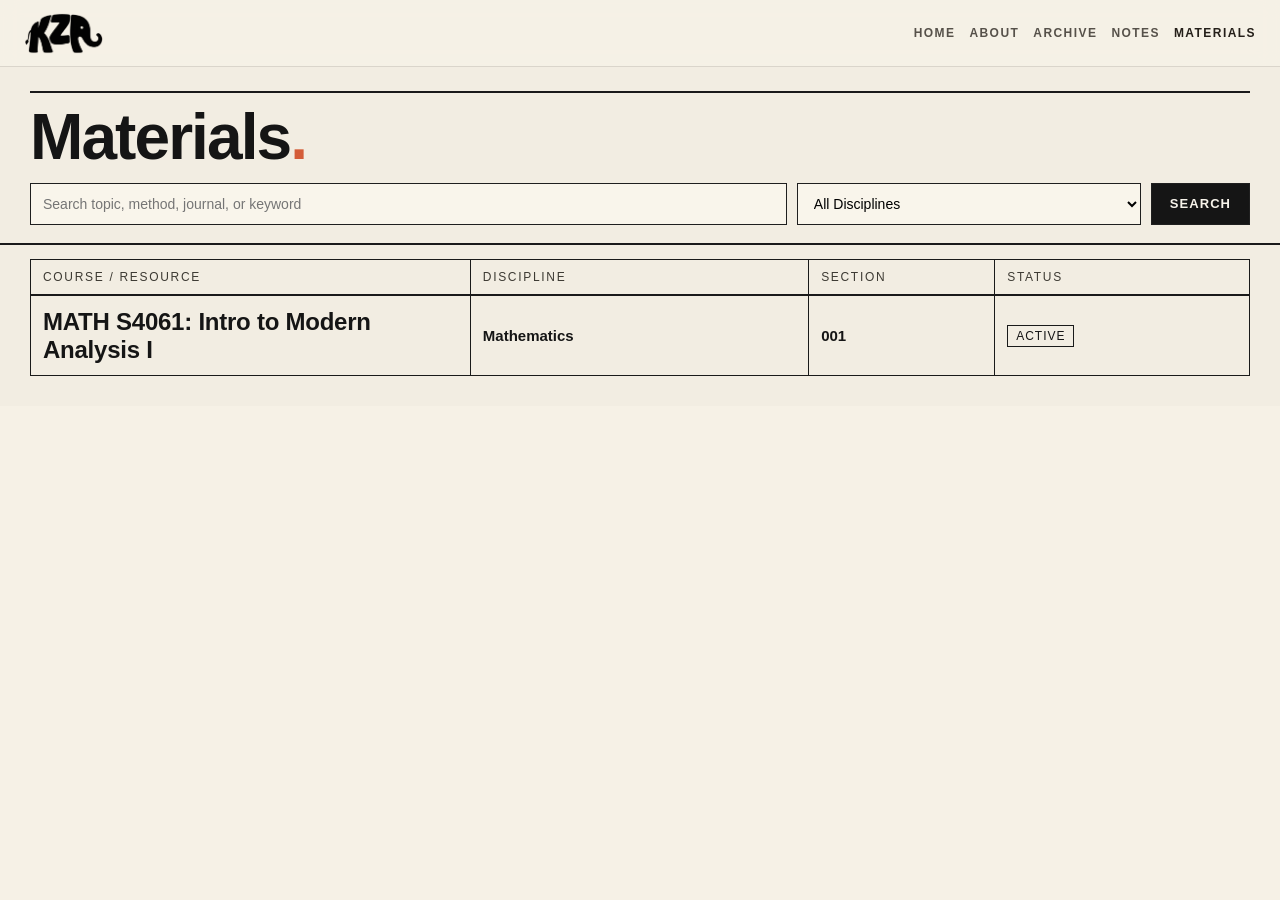
<file: materials.html>
<!DOCTYPE html>
<html lang="en">
<head>
  <meta charset="UTF-8">
  <meta name="viewport" content="width=device-width, initial-scale=1.0">
  <title>ZIRUI KONG'S WEBSITE — Materials</title>
  <meta name="description" content="ScienceDirect-inspired materials portal.">
  <link rel="icon" type="image/png" href="assets/favicon-kzr.png">
  <style>
    :root{--bg:#f6f1e6;--ink:#151515;--muted:#5f5a50;--line:#1a1a1a;--link:#241f19;--panel:#f2ede2;--accent:#d45d39}
    *{box-sizing:border-box} html{scroll-behavior:smooth} body{margin:0;font-family:Inter,"Helvetica Neue",Arial,sans-serif;background:var(--bg);color:var(--ink)}
    a{color:var(--link);text-decoration:none}
    .top{position:sticky;top:0;z-index:50;background:rgba(246,241,230,.9);backdrop-filter:blur(10px);border-bottom:1px solid #201f1b22}
    .top-inner{width:100%;padding:12px 24px;display:grid;grid-template-columns:auto 1fr;gap:16px;align-items:center}
    .brand img{width:80px;filter:brightness(0);display:block}
    .nav{display:flex;justify-content:flex-end;gap:14px;flex-wrap:wrap}.nav a{text-decoration:none;color:#241f19;opacity:.76;font-size:12px;letter-spacing:.12em;text-transform:uppercase;font-weight:700}.nav a.active,.nav a:hover{opacity:1}

    .hero{width:100%;padding:24px 30px 0;background:var(--panel)}
    .hero-top{border-top:2px solid var(--line);padding-top:16px}
    .hero h1{margin:0;font-size:64px;line-height:.9;letter-spacing:-.03em;font-weight:600}
    .hero h1 .dot{color:var(--accent)}

    .search-wrap{background:var(--panel);padding:16px 30px 18px;border-bottom:2px solid var(--line)}
    .search-grid{display:grid;grid-template-columns:minmax(0,2.2fr) minmax(0,1fr) auto;gap:10px;align-items:center}
    .search-input,.search-select{height:42px;border:1.5px solid #1f1f1f;background:#f9f5eb;padding:0 12px;font-size:14px}
    .search-btn{height:42px;border:1.5px solid #1f1f1f;background:#151515;color:#f7f3ea;padding:0 18px;font-size:13px;letter-spacing:.08em;text-transform:uppercase;font-weight:700}

    .db-shell{background:var(--panel);padding:14px 30px 30px}
    .db-table{border:1.5px solid var(--line)}
    .db-head{display:grid;grid-template-columns:1.3fr 1fr .55fr .75fr;gap:0;border-bottom:2px solid var(--line);font-size:12px;letter-spacing:.14em;text-transform:uppercase;color:#3d3a33}
    .db-head span{padding:10px 12px;border-right:1.5px solid var(--line)}
    .db-head span:last-child{border-right:0}

    .db-row{display:grid;grid-template-columns:1.3fr 1fr .55fr .75fr;gap:0;align-items:stretch}
    .db-cell{padding:12px;border-right:1.5px solid var(--line);display:flex;align-items:center}
    .db-cell:last-child{border-right:0}

    .course-title{margin:0;font-size:24px;line-height:1.15;letter-spacing:-.01em}
    .course-title a{color:inherit;text-decoration:none}
    .course-title a:hover{text-decoration:underline}
    .category{font-size:15px;font-weight:600}
    .section{font-size:15px;font-weight:600}
    .status{font-size:12px;letter-spacing:.08em;text-transform:uppercase;border:1px solid #1a1a1a;display:inline-block;padding:3px 8px}
    .folder-items{margin:8px 0 0;padding-left:18px;font-size:13px;line-height:1.4}
    .folder-items li{margin:2px 0}

    @media (max-width:980px){
      .search-grid{grid-template-columns:1fr}
      .db-head{display:none}
      .db-table{border:0}
      .db-row{grid-template-columns:1fr;border:1.5px solid var(--line);margin-bottom:12px}
      .db-cell{border-right:0;border-bottom:1px solid var(--line)}
      .db-cell:last-child{border-bottom:0}
      .hero,.search-wrap,.db-shell{padding-left:20px;padding-right:20px}
      .hero h1{font-size:42px}
    }
  </style>
  <link rel="stylesheet" href="global-loader.css?v=20260526">
</head>
<body>
  <header class="top">
    <div class="top-inner">
      <a class="brand" href="index.html#home" aria-label="KZR Home"><img src="assets/kzr-logo-black.png" alt="KZR logo"></a>
      <nav class="nav" aria-label="Materials navigation">
        <a href="index.html#home">Home</a>
        <a href="about.html">About</a>
        <a href="resources.html">ARCHIVE</a>
        <a href="notes.html">Notes</a>
        <a class="active" href="materials.html">Materials</a>
      </nav>
    </div>
  </header>

  <section class="hero" aria-label="Materials hero">
    <div class="hero-top">
      <h1>Materials<span class="dot">.</span></h1>
    </div>
  </section>

  <section class="search-wrap" aria-label="Materials search">
    <div class="search-grid">
      <input class="search-input" type="search" placeholder="Search topic, method, journal, or keyword">
      <select class="search-select" aria-label="Discipline filter">
        <option value="all">All Disciplines</option>
      </select>
      <button class="search-btn" id="materialsSearchBtn" type="button">Search</button>
    </div>
  </section>

  <main class="db-shell" id="catalog">
    <div class="db-table">
      <div class="db-head">
      <span>Course / Resource</span><span>Discipline</span><span>Section</span><span>Status</span>
      </div>
      <div id="materialsRows"></div>
    </div>
  </main>

  <script src="materials-data.js"></script>
  <script>
    const rowsEl = document.getElementById('materialsRows');
    const searchInput = document.querySelector('.search-input');
    const disciplineSelect = document.querySelector('.search-select');
    const searchBtn = document.getElementById('materialsSearchBtn');

    function createEntryMarkup(entry) {
      const isFolder = entry.type === 'folder';
      const linkOrTitle = entry.url
        ? `<a href="${entry.url}" target="_blank" rel="noreferrer">${entry.title}</a>`
        : `${entry.title}`;
      const folderItems = isFolder && Array.isArray(entry.children) && entry.children.length
        ? `<ul class="folder-items">${entry.children.map((child) => {
            const childLabel = child.url ? `<a href="${child.url}" target="_blank" rel="noreferrer">${child.title}</a>` : child.title;
            return `<li>${childLabel}</li>`;
          }).join('')}</ul>`
        : '';

      return `
        <article class="db-row">
          <div class="db-cell">
            <div>
              <h2 class="course-title">${linkOrTitle}</h2>
              ${folderItems}
            </div>
          </div>
          <div class="db-cell"><span class="category">${entry.discipline || '-'}</span></div>
          <div class="db-cell"><span class="section">${entry.section || '-'}</span></div>
          <div class="db-cell"><span class="status">${entry.status || '-'}</span></div>
        </article>
      `;
    }

    function renderMaterials(entries) {
      rowsEl.innerHTML = entries.length
        ? entries.map(createEntryMarkup).join('')
        : '<article class="db-row"><div class="db-cell" style="grid-column:1 / -1;">No matching entries.</div></article>';
    }

    function syncDisciplineOptions() {
      const disciplines = (window.MATERIALS_DB && window.MATERIALS_DB.disciplines) || [];
      disciplineSelect.innerHTML = '<option value="all">All Disciplines</option>' + disciplines.map((d) => `<option value="${d}">${d}</option>`).join('');
    }

    function runFilter() {
      const q = (searchInput.value || '').trim().toLowerCase();
      const selected = disciplineSelect.value;
      const allEntries = (window.MATERIALS_DB && window.MATERIALS_DB.entries) || [];
      const filtered = allEntries.filter((entry) => {
        const passDiscipline = selected === 'all' || entry.discipline === selected;
        const fieldText = [entry.title, entry.discipline, entry.section, entry.status, ...(entry.children || []).map(c => c.title)].join(' ').toLowerCase();
        const passQuery = !q || fieldText.includes(q);
        return passDiscipline && passQuery;
      });
      renderMaterials(filtered);
    }

    syncDisciplineOptions();
    runFilter();
    searchBtn.addEventListener('click', runFilter);
    disciplineSelect.addEventListener('change', runFilter);
    searchInput.addEventListener('keydown', (e) => {
      if (e.key === 'Enter') runFilter();
    });
  </script>
  <script src="global-loader.js?v=20260526" defer></script>
</body>
</html>
</file>
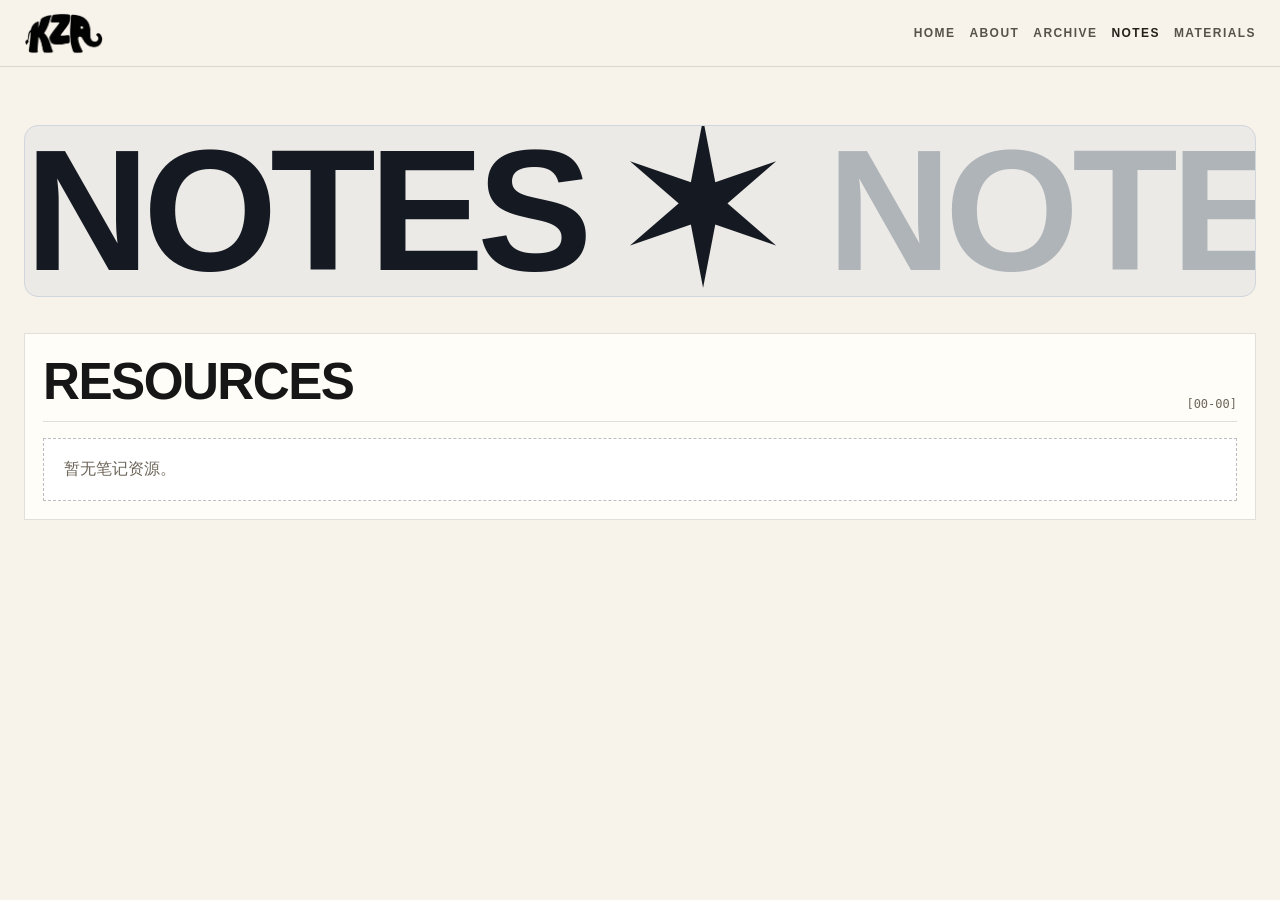
<file: notes.html>
<!DOCTYPE html>
<html lang="en">
<head>
  <meta charset="UTF-8">
  <meta name="viewport" content="width=device-width, initial-scale=1.0">
  <title>ZIRUI KONG'S WEBSITE — Notes</title>
  <meta name="description" content="ScienceDirect-inspired notes hub.">
  <link rel="icon" type="image/png" href="assets/favicon-kzr.png">
  <style>
    :root{--bg:#f7f3ea;--panel:#fffdf8;--ink:#161616;--muted:#6e665a;--line:#201f1b22}
    *{box-sizing:border-box} html{scroll-behavior:smooth} body{margin:0;font-family:Inter,"Helvetica Neue",Arial,sans-serif;background:var(--bg);color:var(--ink)}
    .top{position:sticky;top:0;z-index:50;background:rgba(247,243,234,.88);backdrop-filter:blur(10px);border-bottom:1px solid var(--line)}
    .top-inner{width:100%;padding:12px 24px;display:grid;grid-template-columns:auto 1fr;gap:16px;align-items:center}
    .brand img{width:80px;filter:brightness(0);display:block}
    .nav{display:flex;justify-content:flex-end;gap:14px;flex-wrap:wrap}.nav a{text-decoration:none;color:#241f19;opacity:.76;font-size:12px;letter-spacing:.12em;text-transform:uppercase;font-weight:700}.nav a.active,.nav a:hover{opacity:1}

    .hero{width:100%;padding:44px 24px 18px}
    .eyebrow{margin:0;color:var(--muted);font-size:12px;letter-spacing:.18em;text-transform:uppercase}
    h1{margin:8px 0 10px;font-size:clamp(42px,8vw,108px);line-height:.88;letter-spacing:-.045em;text-transform:uppercase}
    .lead{margin:0;max-width:820px;font-size:18px;line-height:1.56;color:#322c24}

    .notes-marquee{margin-top:14px;border:1px solid #cfd6dc;background:#eceae6;border-radius:14px;overflow:hidden;position:relative}
    .notes-track{display:flex;gap:62px;width:max-content;padding:12px 0;animation:notes-scroll 52s linear infinite}
    .notes-text{font-size:clamp(70px,13.5vw,196px);line-height:.84;font-weight:900;letter-spacing:-.04em;text-transform:uppercase;color:#151922;white-space:nowrap}
    .notes-text.muted{color:#afb4b9}
    @keyframes notes-scroll{from{transform:translateX(0)}to{transform:translateX(-50%)}}

    .section{width:100%;padding:18px 24px 44px}
    .panel{background:var(--panel);border:1px solid var(--line);padding:18px}
    .head{display:flex;justify-content:space-between;align-items:flex-end;border-bottom:1px solid var(--line);padding-bottom:10px;margin-bottom:16px}
    .head h2{margin:0;font-size:clamp(28px,4vw,52px);letter-spacing:-.03em;text-transform:uppercase}
    .count{font-family:ui-monospace,Menlo,monospace;color:var(--muted);font-size:12px}
    .empty{padding:20px;border:1px dashed #1114;color:var(--muted);background:#fff}

    @media (max-width:700px){.top-inner{grid-template-columns:auto 1fr}.hero{padding-top:28px}}
  </style>
  <link rel="stylesheet" href="global-loader.css?v=20260526">
</head>
<body>
  <header class="top">
    <div class="top-inner">
      <a class="brand" href="index.html#home" aria-label="KZR Home"><img src="assets/kzr-logo-black.png" alt="KZR logo"></a>
      <nav class="nav" aria-label="Notes navigation">
        <a href="index.html#home">Home</a>
        <a href="about.html">About</a>
        <a href="resources.html">ARCHIVE</a>
        <a class="active" href="notes.html">Notes</a>
        <a href="materials.html">Materials</a>
      </nav>
    </div>
  </header>

  <section class="hero">
    <div class="notes-marquee" aria-label="Notes marquee">
      <div class="notes-track">
        <span class="notes-text">Notes ✶</span>
        <span class="notes-text muted">Notes ✶</span>
        <span class="notes-text">Notes ✶</span>
        <span class="notes-text muted">Notes ✶</span>
      </div>
    </div>
  </section>

  <main class="section">
    <section class="panel" aria-label="Note resources">
      <div class="head">
        <h2>Resources</h2>
        <span class="count">[00-00]</span>
      </div>
      <div class="empty">暂无笔记资源。</div>
    </section>
  </main>
  <script src="global-loader.js?v=20260526" defer></script>
</body>
</html>
</file>
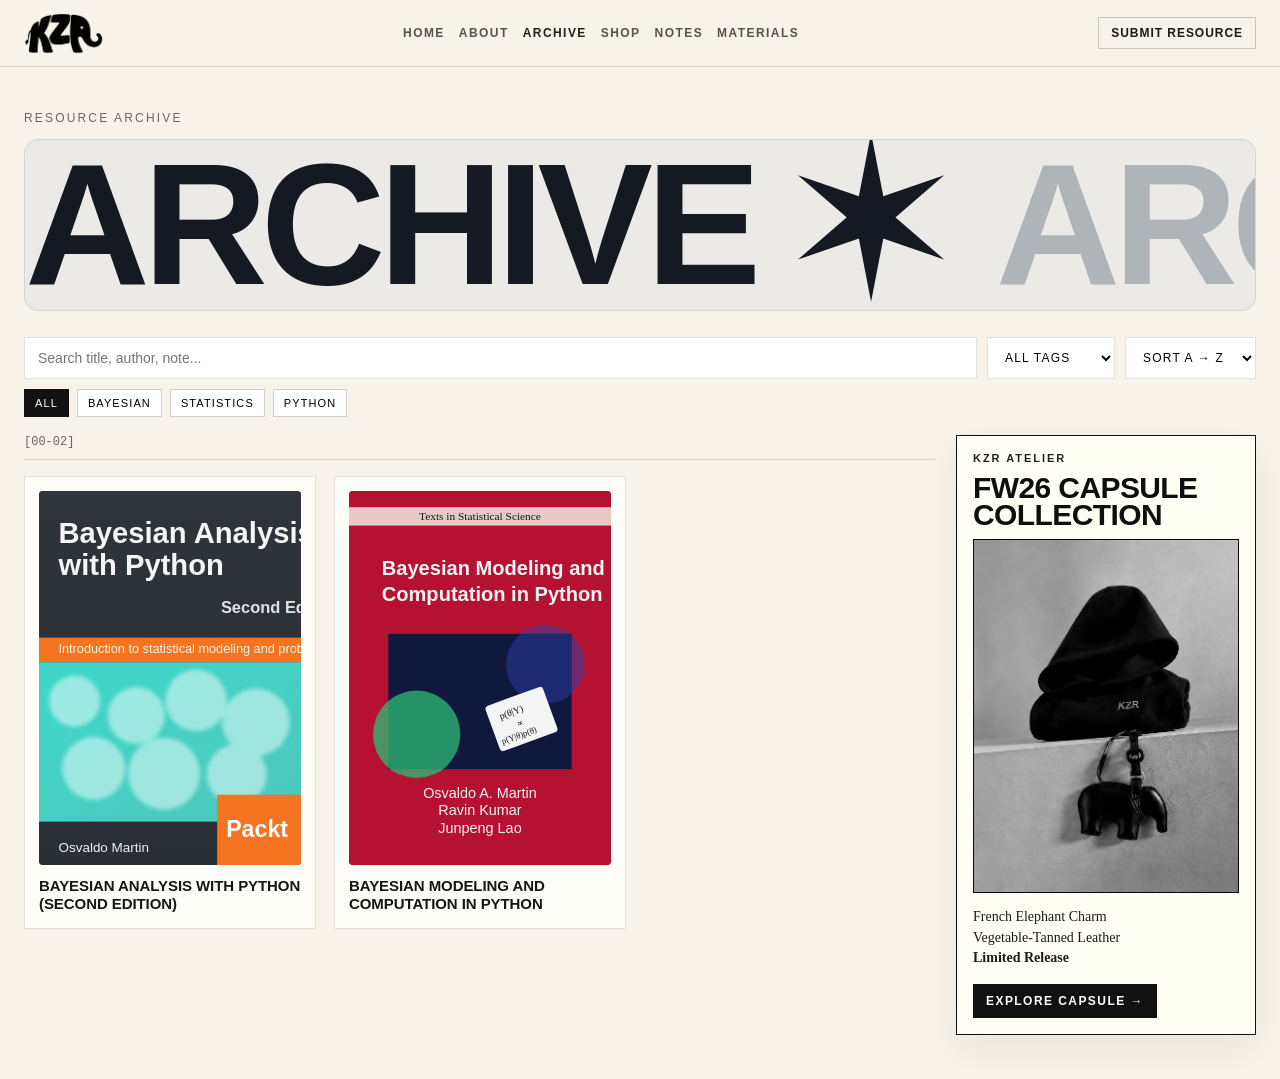
<file: resources.html>
<!DOCTYPE html>
<html lang="en">
<head>
  <meta charset="UTF-8">
  <meta name="viewport" content="width=device-width, initial-scale=1.0">
  <title>ZIRUI KONG'S WEBSITE — Resources</title>
  <meta name="description" content="Minimal resources page with searchable bookshelf entries.">
  <link rel="icon" type="image/png" href="assets/favicon-kzr.png">
  <style>
    :root{--bg:#f7f3ea;--panel:#fffdf8;--ink:#161616;--muted:#6e665a;--line:#201f1b22;--accent:#111}
    *{box-sizing:border-box} html{scroll-behavior:smooth} body{margin:0;font-family:Inter,"Helvetica Neue",Arial,sans-serif;background:var(--bg);color:var(--ink)}
    .top{position:sticky;top:0;z-index:50;background:rgba(247,243,234,.88);backdrop-filter:blur(10px);border-bottom:1px solid var(--line)}
    .top-inner{width:100%;padding:12px 24px;display:grid;grid-template-columns:auto 1fr auto;gap:16px;align-items:center}
    .brand img{width:80px;filter:brightness(0);display:block}
    .nav{display:flex;justify-content:center;gap:14px;flex-wrap:wrap}.nav a{text-decoration:none;color:#241f19;opacity:.76;font-size:12px;letter-spacing:.12em;text-transform:uppercase;font-weight:700}.nav a.active,.nav a:hover{opacity:1}
    .cta{border:1px solid #1113;padding:8px 12px;text-decoration:none;color:#1a1a1a;font-size:12px;letter-spacing:.08em;text-transform:uppercase;font-weight:700}

    .hero{width:100%;padding:44px 24px 18px}
    .eyebrow{margin:0;color:var(--muted);font-size:12px;letter-spacing:.18em;text-transform:uppercase}
    h1{margin:8px 0 10px;font-size:clamp(42px,8vw,108px);line-height:.88;letter-spacing:-.045em;text-transform:uppercase}
    .lead{margin:0;max-width:820px;font-size:18px;line-height:1.56;color:#322c24}

    .archive-marquee{margin-top:14px;border:1px solid #cfd6dc;background:#eceae6;border-radius:14px;overflow:hidden;position:relative}
    .archive-track{display:flex;gap:62px;width:max-content;padding:12px 0;animation:archive-scroll 52s linear infinite}
    .archive-text{font-size:clamp(70px,13.5vw,196px);line-height:.84;font-weight:900;letter-spacing:-.04em;text-transform:uppercase;color:#151922;white-space:nowrap}
    .archive-text.muted{color:#afb4b9}
    @keyframes archive-scroll{from{transform:translateX(0)}to{transform:translateX(-50%)}}

    .toolbar{width:100%;margin:8px 0 0;padding:0 24px;display:grid;grid-template-columns:minmax(0,1fr) auto auto;gap:10px}
    .input,.select{width:100%;border:1px solid var(--line);background:#fff;padding:12px 13px;font-size:14px}
    .select{font-size:12px;letter-spacing:.1em;text-transform:uppercase}
    .chips{width:100%;margin:10px 0 0;padding:0 24px;display:flex;gap:8px;flex-wrap:wrap}
    .chip{border:1px solid #1113;background:#fff;padding:7px 10px;font-size:11px;letter-spacing:.1em;text-transform:uppercase;cursor:pointer}
    .chip.active{background:#111;color:#fff}

    .section{width:100%;padding:18px 24px 44px}
    .content-grid{display:grid;grid-template-columns:minmax(0,1fr) 300px;gap:20px;align-items:start}
    .shop-ad{position:sticky;top:90px;background:#fffff6;border:1px solid #121212;padding:16px;text-decoration:none;color:#0f0f0f;display:block;box-shadow:0 14px 40px rgba(0,0,0,.06)}
    .shop-ad img{width:100%;display:block;aspect-ratio:3/4;object-fit:cover;background:#f8f8f0;border:1px solid #121212;padding:0;margin-bottom:14px;filter:grayscale(1) contrast(1.08)}
    .shop-ad-label{font-size:11px;letter-spacing:.18em;text-transform:uppercase;color:#222;margin:0 0 10px;font-weight:700}
    .shop-ad-title{margin:0 0 10px;font-size:30px;line-height:.92;letter-spacing:-.02em;text-transform:uppercase;font-family:"Arial Black",Inter,"Helvetica Neue",Arial,sans-serif}
    .shop-ad-meta{margin:0 0 16px;font-size:14px;line-height:1.45;color:#1b1b1b;font-family:"Times New Roman",Georgia,serif}
    .shop-ad-cta{display:inline-block;border:1px solid #111;padding:9px 12px;font-size:12px;letter-spacing:.12em;text-transform:uppercase;font-weight:800;color:#fff;background:#111}
    .head{display:flex;justify-content:space-between;align-items:flex-end;border-bottom:1px solid var(--line);padding-bottom:10px;margin-bottom:16px}
    .head h2{margin:0;font-size:clamp(28px,4vw,52px);letter-spacing:-.03em;text-transform:uppercase}
    .count{font-family:ui-monospace,Menlo,monospace;color:var(--muted);font-size:12px}

    .shelf{display:grid;grid-template-columns:repeat(12,1fr);gap:18px;justify-items:start}
    .book{grid-column:span 4;max-width:340px;display:grid;grid-template-rows:auto 1fr;gap:12px;background:var(--panel);border:1px solid var(--line);padding:14px;text-decoration:none;color:inherit;transform:translateY(8px);opacity:0;transition:.45s;position:relative;overflow:hidden}
    .book.show{transform:none;opacity:1}.book:hover{box-shadow:0 16px 34px rgba(22,16,10,.16);border-color:#1118}
    .cover{aspect-ratio:7/10;border-radius:4px;overflow:hidden;background:#bf1735}
    .cover img{width:100%;height:100%;display:block;object-fit:cover}
    .title{font-size:15px;line-height:1.24;text-transform:uppercase;letter-spacing:-.005em;font-weight:800;display:-webkit-box;-webkit-line-clamp:2;-webkit-box-orient:vertical;overflow:hidden}
    .meta{font-size:13px;line-height:1.4;color:#4f473c;opacity:0;max-height:0;transform:translateY(8px);transition:opacity .25s ease,transform .25s ease,max-height .25s ease;overflow:hidden}
    .book:hover .meta{opacity:1;max-height:80px;transform:translateY(0)}
    .hidden{display:none !important}

    .empty{display:none;border:1px dashed #1114;padding:22px;color:var(--muted);background:#fff}
    .empty.show{display:block}

    @media (max-width:980px){.toolbar{grid-template-columns:1fr}.content-grid{grid-template-columns:1fr}.shop-ad{position:static;max-width:420px}.book{grid-column:span 6;max-width:none}}
    @media (max-width:700px){.top-inner{grid-template-columns:auto 1fr}.cta{display:none}.book{grid-column:span 12;max-width:min(74vw,260px);padding:10px;gap:9px;justify-self:center}.title{font-size:13px}.meta{font-size:12px}}
  </style>
  <link rel="stylesheet" href="global-loader.css?v=20260526">
</head>
<body>
  <header class="top">
    <div class="top-inner">
      <a class="brand" href="index.html#overview" aria-label="KZR Home"><img src="assets/kzr-logo-black.png" alt="KZR logo"></a>
      <nav class="nav" aria-label="Resources navigation">
        <a href="index.html#overview">Home</a>
        <a href="about.html">About</a>
        <a class="active" href="resources.html">ARCHIVE</a>
        <a href="shop.html">Shop</a>
        <a href="notes.html">Notes</a>
        <a href="materials.html">Materials</a>
      </nav>
      <a class="cta" href="mailto:kongzirui2004@163.com">Submit Resource</a>
    </div>
  </header>

  <section class="hero">
    <p class="eyebrow">Resource Archive</p>
    <div class="archive-marquee" aria-label="Archive marquee">
      <div class="archive-track">
        <span class="archive-text">Archive ✶</span>
        <span class="archive-text muted">Archive ✶</span>
        <span class="archive-text">Archive ✶</span>
        <span class="archive-text muted">Archive ✶</span>
      </div>
    </div>
  </section>

  <section class="toolbar" aria-label="Filters">
    <input id="searchInput" class="input" type="search" placeholder="Search title, author, note...">
    <select id="tagFilter" class="select"><option value="all">All Tags</option><option value="bayesian">Bayesian</option><option value="statistics">Statistics</option></select>
    <select id="sortFilter" class="select"><option value="az">Sort A → Z</option><option value="za">Sort Z → A</option></select>
  </section>

  <div class="chips" id="chips">
    <button class="chip active" data-tag="all">All</button>
    <button class="chip" data-tag="bayesian">Bayesian</button>
    <button class="chip" data-tag="statistics">Statistics</button>
    <button class="chip" data-tag="python">Python</button>
  </div>

  <main class="section">
    <div class="content-grid">
      <div>
        <div class="head"><span id="count" class="count">[00-01]</span></div>
        <div class="shelf" id="shelf">
          <a class="book" data-tag="bayesian statistics python" href="https://xishansnow.github.io/BayesianModelingandComputationInPython/welcome.html" target="_blank" rel="noreferrer">
            <div class="cover"><img src="assets/bayesian-modeling-cover.svg" alt="Bayesian Modeling and Computation in Python cover"></div>
            <div>
              <div class="title">Bayesian Modeling and Computation in Python</div>
              <div class="meta">Authors: Osvaldo A. Martin · Ravin Kumar · Junpeng Lao</div>
            </div>
          </a>
          <a class="book" data-tag="bayesian statistics python" href="https://xishansnow.github.io/BayesianAnalysiswithPython2nd/preface.html" target="_blank" rel="noreferrer">
            <div class="cover"><img src="assets/bayesian-analysis-python2-cover.svg" alt="Bayesian Analysis with Python Second Edition cover"></div>
            <div>
              <div class="title">Bayesian Analysis with Python (Second Edition)</div>
              <div class="meta">Author: Osvaldo Martin</div>
            </div>
          </a>
        </div>
        <div id="empty" class="empty">No result. Try another keyword or reset filters.</div>
      </div>
      <a class="shop-ad" href="shop.html" aria-label="Explore shop capsule">
        <p class="shop-ad-label">KZR Atelier</p>
        <h3 class="shop-ad-title">FW26 Capsule Collection</h3>
        <img src="assets/2026capsule.png" alt="KZR hoodie with elephant leather charm">
        <p class="shop-ad-meta">French Elephant Charm<br>Vegetable-Tanned Leather<br><strong>Limited Release</strong></p>
        <span class="shop-ad-cta">Explore Capsule →</span>
      </a>
    </div>
  </main>

  <script>
    const books = Array.from(document.querySelectorAll('.book'));
    const searchInput = document.getElementById('searchInput');
    const tagFilter = document.getElementById('tagFilter');
    const sortFilter = document.getElementById('sortFilter');
    const chips = Array.from(document.querySelectorAll('.chip'));
    const shelf = document.getElementById('shelf');
    const count = document.getElementById('count');
    const empty = document.getElementById('empty');
    let activeChip = 'all';

    function sortBooks(){
      const arr = Array.from(shelf.children);
      arr.sort((a,b)=>{
        const an = a.querySelector('.title').textContent.trim();
        const bn = b.querySelector('.title').textContent.trim();
        return sortFilter.value === 'za' ? bn.localeCompare(an) : an.localeCompare(bn);
      });
      arr.forEach(el=>shelf.appendChild(el));
    }

    function apply(){
      const q = searchInput.value.trim().toLowerCase();
      const tag = tagFilter.value;
      books.forEach(book=>{
        const txt = (book.textContent + ' ' + (book.dataset.tag || '')).toLowerCase();
        const matchSearch = !q || txt.includes(q);
        const matchSelect = tag === 'all' || (book.dataset.tag || '').includes(tag);
        const matchChip = activeChip === 'all' || (book.dataset.tag || '').includes(activeChip);
        book.classList.toggle('hidden', !(matchSearch && matchSelect && matchChip));
      });
      sortBooks();
      const visible = books.filter(b=>!b.classList.contains('hidden')).length;
      count.textContent = `[00-${String(visible).padStart(2,'0')}]`;
      empty.classList.toggle('show', visible === 0);
    }

    chips.forEach(chip=>chip.addEventListener('click',()=>{
      chips.forEach(c=>c.classList.remove('active'));
      chip.classList.add('active');
      activeChip = chip.dataset.tag;
      apply();
    }));
    [searchInput, tagFilter, sortFilter].forEach(el=>el.addEventListener('input', apply));

    const io = new IntersectionObserver((entries)=>{
      entries.forEach(e=>{ if(e.isIntersecting) e.target.classList.add('show'); });
    },{threshold:.15});
    books.forEach(b=>io.observe(b));

    apply();
  </script>
  <script src="global-loader.js?v=20260526" defer></script>
</body>
</html>
</file>
<file: global-loader.css>
body.is-loading {
  overflow: hidden !important;
}
.page-loader {
  position: fixed;
  inset: 0;
  z-index: 20000;
  display: grid;
  place-items: center;
  background:
    radial-gradient(circle at 50% 45%, rgba(22, 26, 34, 0.25), transparent 34%),
    radial-gradient(circle at 20% 20%, rgba(255,255,255,0.05), transparent 45%),
    #05070a;
  transition: opacity .55s ease, visibility .55s ease;
}
.page-loader.is-hidden { opacity: 0; visibility: hidden; pointer-events: none; }
.loader-shell { display: grid; justify-items: center; gap: 18px; }
.loader-elephant {
  width: min(24vw, 180px);
  max-width: 180px;
  min-width: 110px;
  filter: drop-shadow(0 10px 24px rgba(0,0,0,.55));
  animation: elephantFloat 1.9s ease-in-out infinite;
}
.loader-text {
  color: rgba(255,255,255,.94);
  letter-spacing: .42em;
  font-size: 22px;
  font-family: Georgia, "Times New Roman", serif;
}
.loader-bar {
  width: min(46vw, 320px);
  height: 3px;
  border-radius: 999px;
  border: 1px solid rgba(255,255,255,.45);
  overflow: hidden;
}
.loader-bar span {
  display: block;
  width: 42%;
  height: 100%;
  background: #fff;
  border-radius: 999px;
  animation: loaderSweep 1.35s cubic-bezier(.4,0,.2,1) infinite alternate;
}
@keyframes loaderSweep { from { transform: translateX(-12%); } to { transform: translateX(150%);} }
@keyframes elephantFloat {
  0%,100% { transform: translateY(0) scale(1); }
  50% { transform: translateY(-6px) scale(1.01); }
}
@media (prefers-reduced-motion: reduce) {
  .loader-elephant, .loader-bar span { animation: none; }
}
</file>
